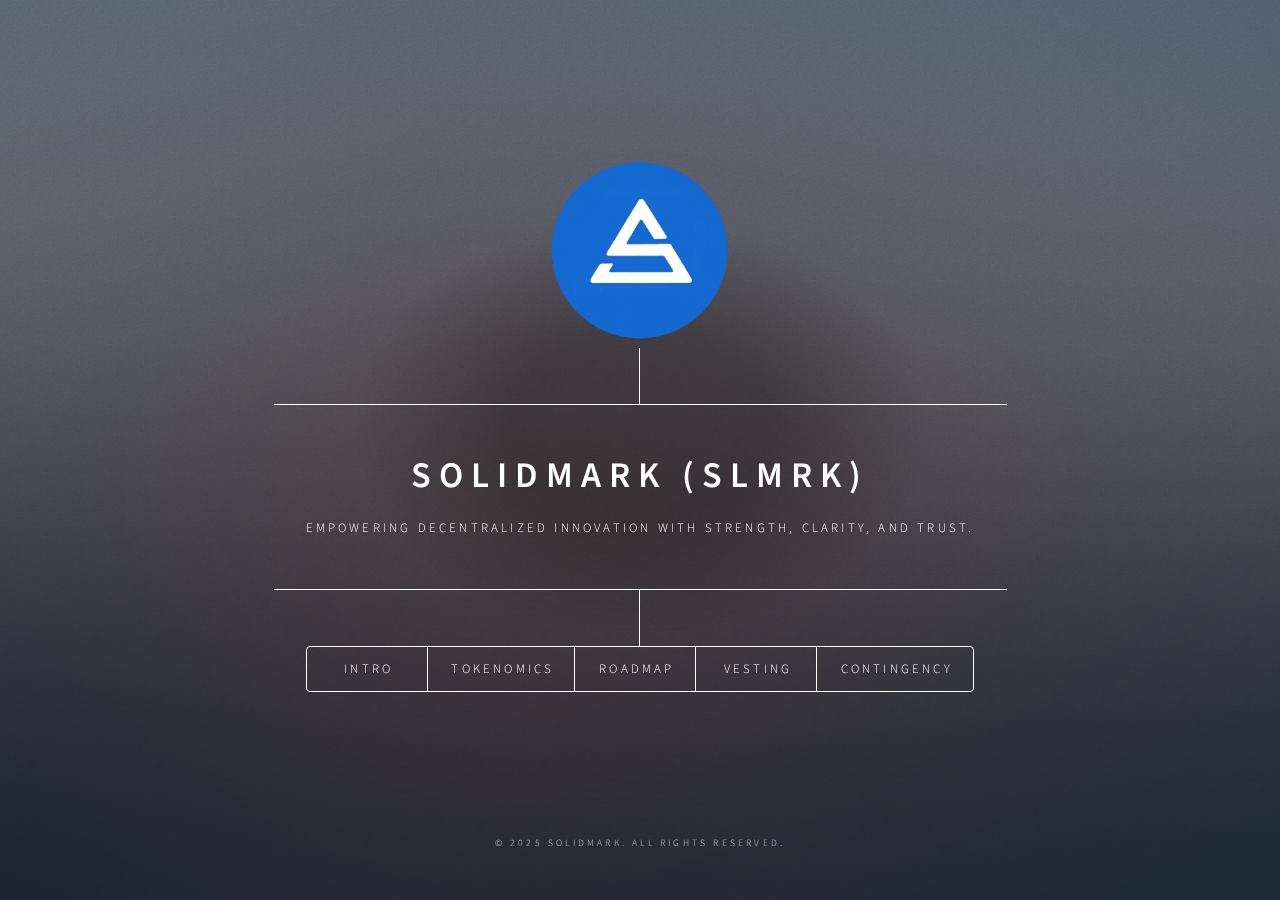
<file: index.html>
<!DOCTYPE HTML>
<!--
	Dimension by HTML5 UP
	html5up.net | @ajlkn
	Free for personal and commercial use under the CCA 3.0 license (html5up.net/license)
-->
<html>
	<head>
		<title>Dimension by HTML5 UP</title>
		<meta charset="utf-8" />
		<meta name="viewport" content="width=device-width, initial-scale=1, user-scalable=no" />
		<link rel="stylesheet" href="assets/css/main.css" />
		<noscript><link rel="stylesheet" href="assets/css/noscript.css" /></noscript>
	</head>
	<body class="is-preload">

		<!-- Wrapper -->
			<div id="wrapper">

				<!-- Header -->
					<header id="header">
						<!-- <div class="logo"> -->
							<span><img src="images/slmrk_logo.png" width="180" height="180" alt="" /></span>
						<!-- </div> -->
						<div class="content">
							<div class="inner">
								<h1>SolidMark (SLMRK)</h1>
								<p>Empowering decentralized innovation with strength, clarity, and trust.</p>
							</div>
						</div>
						<nav>
							<ul>
								<li><a href="#intro">Intro</a></li>
								<li><a href="#work">Tokenomics</a></li>
								<li><a href="#about">Roadmap</a></li>
								<li><a href="#vesting">Vesting</a></li>
								<li><a href="#contingency">Contingency</a></li>
								<!--<li><a href="#elements">Elements</a></li>-->
							</ul>
						</nav>
					</header>

				<!-- Main -->
					<div id="main">

						<!-- Intro -->
							<article id="intro">
								<h2 class="major">Intro</h2>
								<p>SolidMark (SLMRK) is a next-generation digital asset designed for resilience, clarity, and long-term value. Rooted in a vision of strength and transparency, SolidMark offers a modern identity for decentralized ecosystems, combining a bold brand presence with practical utility. In an industry that evolves rapidly, SLMRK is built to stand firm and offer real-world applications backed by deliberate and sustainable growth strategies.</p>
								
								<h3>Vision</h3>
								<p>To become a leading digital asset recognized for its robust foundation, trust-centric architecture, and utility in building decentralized systems of the future.</p>
						
								<h3>Mission</h3>
								<p>
									<ul>
									<li>Deliver a reliable, utility-driven token that supports meaningful applications.</li>
									<li>Provide a tokenomics structure that ensures sustainability and aligns all stakeholder interests.</li>
									<li>Uphold principles of transparency, fairness, and innovation.</li>
									</ul>
								</p>
							
							</article>

						<!-- Work -->
							<article id="work">
								<h2 class="major">Token Overview</h2>
								<p>
									<table>
										<tr><th>Token Name</th><td>SolidMark</td></tr>
										<tr><th>Symbol</th><td>SLMRK</td></tr>
										<tr><th>Blockchain</th><td>Solana (SPL Token 2022)</td></tr>
										<tr><th>Total Supply</th><td>100 Million</td></tr>
										<tr><th>Decimals</th><td>6</td></tr>
										<tr><th>Utility</th><td>Governance, staking, ecosystem payments, development incentives.</td></tr>
									  </table>
								</p>

								<h3>Token Allocation</h3>
								
								<p>
									<table>
										<tr><th>Bonding Curve Sale</th><td>54% <br>Allocated to the bonding curve mechanism and currently available for public participation via Raydium.</td></tr>
										<tr><th>Team & Development (Vested)</th><td>26% <br>Reserved for the core team and development contributors. This allocation is subject to a vesting schedule with a cliff, as detailed in Section 5.</td></tr>
										<tr><th>Liquidity Migration (Post-Graduation)</th><td>20% <br>Reserved for migration to a decentralized AMM liquidity pool (e.g., Raydium) after the bonding curve phase concludes or the token enters its next lifecycle stage ("graduation").</td></tr>
									  </table>
								</p>
							</article>

						<!-- About -->
							<article id="about">
								<h2 class="major">Roadmap</h2>
								<p>
									<table>
										<tr><th>Phase 1 <br>Initial Launch</th>
											<td>
												- Deployment of the SPL token on Solana</br>
												- Launch of bonding curve sale on Raydium</br>
												- Website, whitepaper, and documentation release</br>
												- Community channels activated (X, discord etc)</br>
												- Security audits and token metadata verification
											</td>
										</tr>
										<tr><th>Phase 2 </br>Ecosystem Formation</th>
											<td>
												- Begin ecosystem partner outreach and integrations</br>
												- Initial use case rollouts (e.g., staking, governance testing)</br>
												- Developer resources and SDK released to the public</br>
												- On-chain metrics dashboard launch
											</td>
										</tr>
										<tr><th>Phase 3 <br>Community Growth</th>
											<td>
												- Grant and incentive programs for contributors<br>
												- Liquidity migration to AMM pool (Raydium or others)</br>
												- Educational and community events</br>
												- DAO structure formalization and governance beta
											</td>
										</tr>
										<tr><th>Phase 4 <br>Expansion & Refinement</th>
											<td>
												- Expand integrations with Solana-native dApps and DeFi platforms<br>
												- Gradual decentralization of project operations</br>
												- Additional product features based on community input</br>
												- Community-led proposals and governance-driven treasury use
											</td>
										</tr>
									</table>
								</p>
							</article>

							<article id="vesting">
								<h2 class="major">Vesting Schedule</h2>
								<p>
									<ul>
										<li>Cliff Period: 1 year (no tokens released during the first year)</li>
										<li>Vesting: Begins after 1-year cliff</li>
										<li>Release Rate: 10% of the total team allocation every 6 months</li>
										<li>Total Vesting Duration: 6 years (including the 1-year cliff) after graduation to AMM pool</li>
									</ul>
								</p>
							</article>

							<article id="contingency">
								<h2 class="major">Contingency Plan</h2>
								<p>
									While our roadmap is designed to ensure sustainable growth, we understand the importance of planning for various outcomes. In the event that SolidMark (SLMRK) does not meet its token distribution or adoption targets, the following contingency measures will be considered:

									<ul>
									<li>Liquidity Management: Reallocate a portion of the treasury or ecosystem funds to maintain exchange liquidity and project stability.</li>
									<li>Burn Mechanism: Introduce a scheduled or performance-based token burn to reduce supply and enhance long-term value for holders.</li>
									<li>Extended Vesting Adjustments: Reassess team and advisor vesting terms to align with current performance and extend runway.</li>
									<li>Ecosystem Stimulus: Launch grants, developer bounties, or staking rewards to incentivize community participation and project utility.</li>
									<li>Partnership Pivot: Actively seek new strategic partnerships or merge resources with aligned projects to strengthen impact and outreach.</li>
									<li>Governance-Driven Decisions: Engage the SLMRK community through DAO mechanisms to vote on critical pivots and future directions.</li>
									<li>These strategies aim to uphold the token's integrity, maintain user trust, and navigate the project through unforeseen challenges while remaining true to our mission.</li>
									</ul>
								</p>
							</article>



						<!-- Page Template 
						<article id="about">
							<h2 class="major">About</h2>
							<span class="image main"><img src="images/pic03.jpg" alt="" /></span>
							<p>Lorem ipsum dolor sit amet, consectetur et adipiscing elit. Praesent eleifend dignissim arcu, at eleifend sapien imperdiet ac. Aliquam erat volutpat. Praesent urna nisi, fringila lorem et vehicula lacinia quam. Integer sollicitudin mauris nec lorem luctus ultrices. Aliquam libero et malesuada fames ac ante ipsum primis in faucibus. Cras viverra ligula sit amet ex mollis mattis lorem ipsum dolor sit amet.</p>
						</article>
						-->

						<!-- Contact -->
							<article id="contact">
								<h2 class="major">Contact</h2>
								<form method="post" action="#">
									<div class="fields">
										<div class="field half">
											<label for="name">Name</label>
											<input type="text" name="name" id="name" />
										</div>
										<div class="field half">
											<label for="email">Email</label>
											<input type="text" name="email" id="email" />
										</div>
										<div class="field">
											<label for="message">Message</label>
											<textarea name="message" id="message" rows="4"></textarea>
										</div>
									</div>
									<ul class="actions">
										<li><input type="submit" value="Send Message" class="primary" /></li>
										<li><input type="reset" value="Reset" /></li>
									</ul>
								</form>
								<ul class="icons">
									<li><a href="#" class="icon brands fa-twitter"><span class="label">Twitter</span></a></li>
									<li><a href="#" class="icon brands fa-facebook-f"><span class="label">Facebook</span></a></li>
									<li><a href="#" class="icon brands fa-instagram"><span class="label">Instagram</span></a></li>
									<li><a href="#" class="icon brands fa-github"><span class="label">GitHub</span></a></li>
								</ul>
							</article>

						<!-- Elements -->
							<article id="elements">
								<h2 class="major">Elements</h2>

								<section>
									<h3 class="major">Text</h3>
									<p>This is <b>bold</b> and this is <strong>strong</strong>. This is <i>italic</i> and this is <em>emphasized</em>.
									This is <sup>superscript</sup> text and this is <sub>subscript</sub> text.
									This is <u>underlined</u> and this is code: <code>for (;;) { ... }</code>. Finally, <a href="#">this is a link</a>.</p>
									<hr />
									<h2>Heading Level 2</h2>
									<h3>Heading Level 3</h3>
									<h4>Heading Level 4</h4>
									<h5>Heading Level 5</h5>
									<h6>Heading Level 6</h6>
									<hr />
									<h4>Blockquote</h4>
									<blockquote>Fringilla nisl. Donec accumsan interdum nisi, quis tincidunt felis sagittis eget tempus euismod. Vestibulum ante ipsum primis in faucibus vestibulum. Blandit adipiscing eu felis iaculis volutpat ac adipiscing accumsan faucibus. Vestibulum ante ipsum primis in faucibus lorem ipsum dolor sit amet nullam adipiscing eu felis.</blockquote>
									<h4>Preformatted</h4>
									<pre><code>i = 0;

while (!deck.isInOrder()) {
    print 'Iteration ' + i;
    deck.shuffle();
    i++;
}

print 'It took ' + i + ' iterations to sort the deck.';</code></pre>
								</section>

								<section>
									<h3 class="major">Lists</h3>

									<h4>Unordered</h4>
									<ul>
										<li>Dolor pulvinar etiam.</li>
										<li>Sagittis adipiscing.</li>
										<li>Felis enim feugiat.</li>
									</ul>

									<h4>Alternate</h4>
									<ul class="alt">
										<li>Dolor pulvinar etiam.</li>
										<li>Sagittis adipiscing.</li>
										<li>Felis enim feugiat.</li>
									</ul>

									<h4>Ordered</h4>
									<ol>
										<li>Dolor pulvinar etiam.</li>
										<li>Etiam vel felis viverra.</li>
										<li>Felis enim feugiat.</li>
										<li>Dolor pulvinar etiam.</li>
										<li>Etiam vel felis lorem.</li>
										<li>Felis enim et feugiat.</li>
									</ol>
									<h4>Icons</h4>
									<ul class="icons">
										<li><a href="#" class="icon brands fa-twitter"><span class="label">Twitter</span></a></li>
										<li><a href="#" class="icon brands fa-facebook-f"><span class="label">Facebook</span></a></li>
										<li><a href="#" class="icon brands fa-instagram"><span class="label">Instagram</span></a></li>
										<li><a href="#" class="icon brands fa-github"><span class="label">Github</span></a></li>
									</ul>

									<h4>Actions</h4>
									<ul class="actions">
										<li><a href="#" class="button primary">Default</a></li>
										<li><a href="#" class="button">Default</a></li>
									</ul>
									<ul class="actions stacked">
										<li><a href="#" class="button primary">Default</a></li>
										<li><a href="#" class="button">Default</a></li>
									</ul>
								</section>

								<section>
									<h3 class="major">Table</h3>
									<h4>Default</h4>
									<div class="table-wrapper">
										<table>
											<thead>
												<tr>
													<th>Name</th>
													<th>Description</th>
													<th>Price</th>
												</tr>
											</thead>
											<tbody>
												<tr>
													<td>Item One</td>
													<td>Ante turpis integer aliquet porttitor.</td>
													<td>29.99</td>
												</tr>
												<tr>
													<td>Item Two</td>
													<td>Vis ac commodo adipiscing arcu aliquet.</td>
													<td>19.99</td>
												</tr>
												<tr>
													<td>Item Three</td>
													<td> Morbi faucibus arcu accumsan lorem.</td>
													<td>29.99</td>
												</tr>
												<tr>
													<td>Item Four</td>
													<td>Vitae integer tempus condimentum.</td>
													<td>19.99</td>
												</tr>
												<tr>
													<td>Item Five</td>
													<td>Ante turpis integer aliquet porttitor.</td>
													<td>29.99</td>
												</tr>
											</tbody>
											<tfoot>
												<tr>
													<td colspan="2"></td>
													<td>100.00</td>
												</tr>
											</tfoot>
										</table>
									</div>

									<h4>Alternate</h4>
									<div class="table-wrapper">
										<table class="alt">
											<thead>
												<tr>
													<th>Name</th>
													<th>Description</th>
													<th>Price</th>
												</tr>
											</thead>
											<tbody>
												<tr>
													<td>Item One</td>
													<td>Ante turpis integer aliquet porttitor.</td>
													<td>29.99</td>
												</tr>
												<tr>
													<td>Item Two</td>
													<td>Vis ac commodo adipiscing arcu aliquet.</td>
													<td>19.99</td>
												</tr>
												<tr>
													<td>Item Three</td>
													<td> Morbi faucibus arcu accumsan lorem.</td>
													<td>29.99</td>
												</tr>
												<tr>
													<td>Item Four</td>
													<td>Vitae integer tempus condimentum.</td>
													<td>19.99</td>
												</tr>
												<tr>
													<td>Item Five</td>
													<td>Ante turpis integer aliquet porttitor.</td>
													<td>29.99</td>
												</tr>
											</tbody>
											<tfoot>
												<tr>
													<td colspan="2"></td>
													<td>100.00</td>
												</tr>
											</tfoot>
										</table>
									</div>
								</section>

								<section>
									<h3 class="major">Buttons</h3>
									<ul class="actions">
										<li><a href="#" class="button primary">Primary</a></li>
										<li><a href="#" class="button">Default</a></li>
									</ul>
									<ul class="actions">
										<li><a href="#" class="button">Default</a></li>
										<li><a href="#" class="button small">Small</a></li>
									</ul>
									<ul class="actions">
										<li><a href="#" class="button primary icon solid fa-download">Icon</a></li>
										<li><a href="#" class="button icon solid fa-download">Icon</a></li>
									</ul>
									<ul class="actions">
										<li><span class="button primary disabled">Disabled</span></li>
										<li><span class="button disabled">Disabled</span></li>
									</ul>
								</section>

								<section>
									<h3 class="major">Form</h3>
									<form method="post" action="#">
										<div class="fields">
											<div class="field half">
												<label for="demo-name">Name</label>
												<input type="text" name="demo-name" id="demo-name" value="" placeholder="Jane Doe" />
											</div>
											<div class="field half">
												<label for="demo-email">Email</label>
												<input type="email" name="demo-email" id="demo-email" value="" placeholder="jane@untitled.tld" />
											</div>
											<div class="field">
												<label for="demo-category">Category</label>
												<select name="demo-category" id="demo-category">
													<option value="">-</option>
													<option value="1">Manufacturing</option>
													<option value="1">Shipping</option>
													<option value="1">Administration</option>
													<option value="1">Human Resources</option>
												</select>
											</div>
											<div class="field half">
												<input type="radio" id="demo-priority-low" name="demo-priority" checked>
												<label for="demo-priority-low">Low</label>
											</div>
											<div class="field half">
												<input type="radio" id="demo-priority-high" name="demo-priority">
												<label for="demo-priority-high">High</label>
											</div>
											<div class="field half">
												<input type="checkbox" id="demo-copy" name="demo-copy">
												<label for="demo-copy">Email me a copy</label>
											</div>
											<div class="field half">
												<input type="checkbox" id="demo-human" name="demo-human" checked>
												<label for="demo-human">Not a robot</label>
											</div>
											<div class="field">
												<label for="demo-message">Message</label>
												<textarea name="demo-message" id="demo-message" placeholder="Enter your message" rows="6"></textarea>
											</div>
										</div>
										<ul class="actions">
											<li><input type="submit" value="Send Message" class="primary" /></li>
											<li><input type="reset" value="Reset" /></li>
										</ul>
									</form>
								</section>

							</article>

					</div>

				<!-- Footer -->
					<footer id="footer">
						<p class="copyright">&copy; 2025 SolidMark. All rights reserved.</p>
					</footer>
					
			</div>

		<!-- BG -->
			<div id="bg"></div>

		<!-- Scripts -->
			<script src="assets/js/jquery.min.js"></script>
			<script src="assets/js/browser.min.js"></script>
			<script src="assets/js/breakpoints.min.js"></script>
			<script src="assets/js/util.js"></script>
			<script src="assets/js/main.js"></script>

	</body>
</html>
</file>
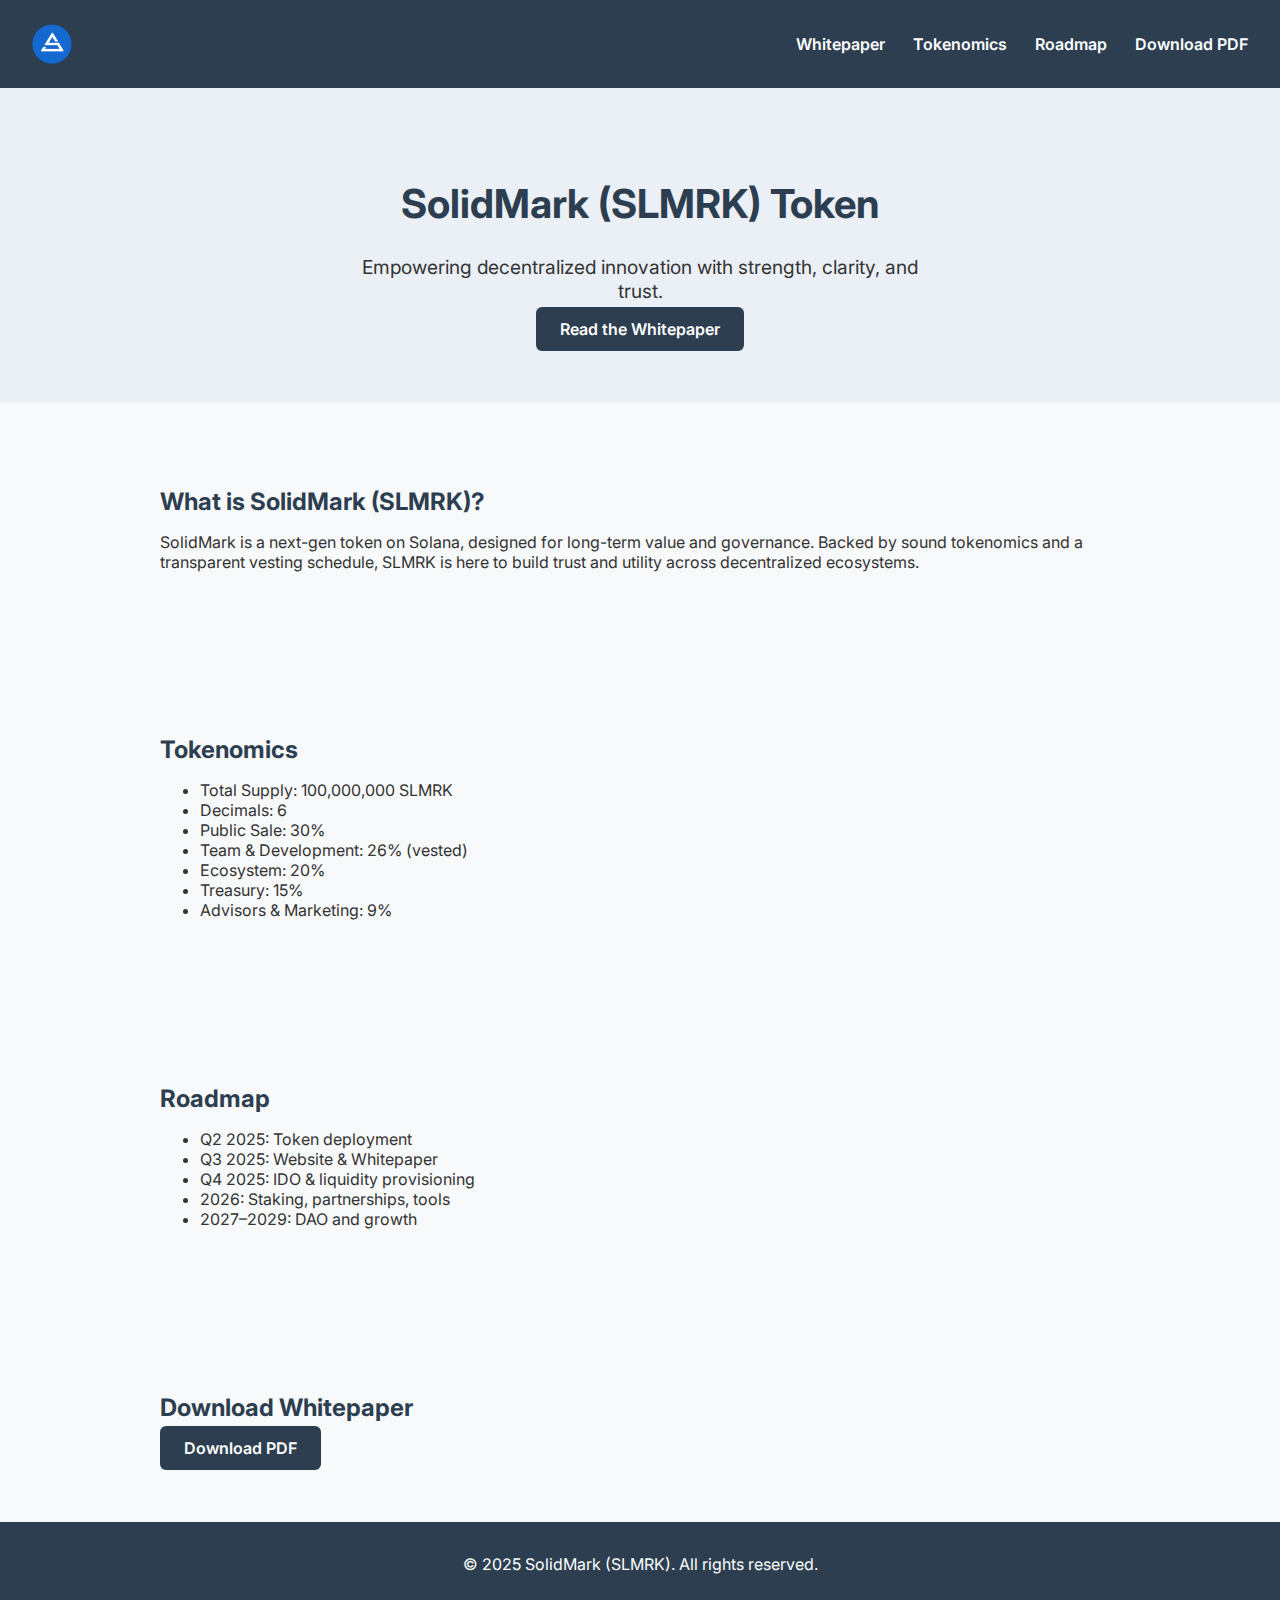
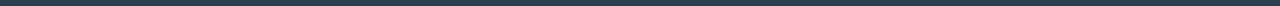
<file: old_index.html>
<!DOCTYPE html>
<html lang="en">
<head>
  <meta charset="UTF-8">
  <meta name="viewport" content="width=device-width, initial-scale=1.0">
  <title>SolidMark (SLMRK) Token</title>
  <link href="https://fonts.googleapis.com/css2?family=Inter:wght@400;600;800&display=swap" rel="stylesheet">
  <style>
    body {
      font-family: 'Inter', sans-serif;
      margin: 0;
      padding: 0;
      background: #f8f9fa;
      color: #333;
    }
    header {
      background: #2c3e50;
      color: #fff;
      padding: 1.5rem 2rem;
      display: flex;
      justify-content: space-between;
      align-items: center;
    }
    header img {
      height: 40px;
    }
    nav a {
      color: #fff;
      margin-left: 1.5rem;
      text-decoration: none;
      font-weight: 600;
    }
    .hero {
      padding: 4rem 2rem;
      text-align: center;
      background: #eaf0f6;
    }
    .hero h1 {
      font-size: 2.5rem;
      color: #2c3e50;
    }
    .hero p {
      font-size: 1.2rem;
      max-width: 600px;
      margin: 1rem auto;
    }
    .btn-primary {
      padding: 0.75rem 1.5rem;
      background: #2c3e50;
      color: #fff;
      border: none;
      border-radius: 6px;
      font-weight: 600;
      text-decoration: none;
    }
    .section {
      padding: 4rem 2rem;
      max-width: 960px;
      margin: auto;
    }
    .section h2 {
      color: #2c3e50;
      margin-bottom: 1rem;
    }
    footer {
      text-align: center;
      padding: 2rem;
      background: #2c3e50;
      color: #fff;
    }
  </style>
</head>
<body>
  <header>
    <img src="slmrk_logo.png" alt="SolidMark Logo">
    <nav>
      <a href="#whitepaper">Whitepaper</a>
      <a href="#tokenomics">Tokenomics</a>
      <a href="#roadmap">Roadmap</a>
      <a href="#download">Download PDF</a>
    </nav>
  </header>

  <section class="hero">
    <h1>SolidMark (SLMRK) Token</h1>
    <p>Empowering decentralized innovation with strength, clarity, and trust.</p>
    <a href="#download" class="btn-primary">Read the Whitepaper</a>
  </section>

  <section class="section" id="whitepaper">
    <h2>What is SolidMark (SLMRK)?</h2>
    <p>SolidMark is a next-gen token on Solana, designed for long-term value and governance. Backed by sound tokenomics and a transparent vesting schedule, SLMRK is here to build trust and utility across decentralized ecosystems.</p>
  </section>

  <section class="section" id="tokenomics">
    <h2>Tokenomics</h2>
    <ul>
      <li>Total Supply: 100,000,000 SLMRK</li>
      <li>Decimals: 6</li>
      <li>Public Sale: 30%</li>
      <li>Team & Development: 26% (vested)</li>
      <li>Ecosystem: 20%</li>
      <li>Treasury: 15%</li>
      <li>Advisors & Marketing: 9%</li>
    </ul>
  </section>

  <section class="section" id="roadmap">
    <h2>Roadmap</h2>
    <ul>
      <li>Q2 2025: Token deployment</li>
      <li>Q3 2025: Website & Whitepaper</li>
      <li>Q4 2025: IDO & liquidity provisioning</li>
      <li>2026: Staking, partnerships, tools</li>
      <li>2027–2029: DAO and growth</li>
    </ul>
  </section>

  <section class="section" id="download">
    <h2>Download Whitepaper</h2>
    <a href="/pdfs/solidmark_whitepaper_v1.pdf" download class="btn-primary">Download PDF</a>
  </section>

  <footer>
    &copy; 2025 SolidMark (SLMRK). All rights reserved.
  </footer>
</body>
</html>
</file>
<file: assets/css/noscript.css>
/*
	Dimension by HTML5 UP
	html5up.net | @ajlkn
	Free for personal and commercial use under the CCA 3.0 license (html5up.net/license)
*/

/* BG */

	body.is-preload #bg:before {
		background-color: transparent;
	}

/* Header */

	body.is-preload #header {
		-moz-filter: none;
		-webkit-filter: none;
		-ms-filter: none;
		filter: none;
	}

		body.is-preload #header > * {
			opacity: 1;
		}

		body.is-preload #header .content .inner {
			max-height: none;
			padding: 3rem 2rem;
			opacity: 1;
		}

/* Main */

	#main article {
		opacity: 1;
		margin: 4rem 0 0 0;
	}
</file>
<file: assets/css/main.css>
@import url(fontawesome-all.min.css);
@import url("https://fonts.googleapis.com/css?family=Source+Sans+Pro:300italic,600italic,300,600");

/*
	Dimension by HTML5 UP
	html5up.net | @ajlkn
	Free for personal and commercial use under the CCA 3.0 license (html5up.net/license)
*/

html, body, div, span, applet, object,
iframe, h1, h2, h3, h4, h5, h6, p, blockquote,
pre, a, abbr, acronym, address, big, cite,
code, del, dfn, em, img, ins, kbd, q, s, samp,
small, strike, strong, sub, sup, tt, var, b,
u, i, center, dl, dt, dd, ol, ul, li, fieldset,
form, label, legend, table, caption, tbody,
tfoot, thead, tr, th, td, article, aside,
canvas, details, embed, figure, figcaption,
footer, header, hgroup, menu, nav, output, ruby,
section, summary, time, mark, audio, video {
	margin: 0;
	padding: 0;
	border: 0;
	font-size: 100%;
	font: inherit;
	vertical-align: baseline;}

article, aside, details, figcaption, figure,
footer, header, hgroup, menu, nav, section {
	display: block;}

body {
	line-height: 1;
}

ol, ul {
	list-style: none;
}

blockquote, q {
	quotes: none;
}

	blockquote:before, blockquote:after, q:before, q:after {
		content: '';
		content: none;
	}

table {
	border-collapse: collapse;
	border-spacing: 0;
}

body {
	-webkit-text-size-adjust: none;
}

mark {
	background-color: transparent;
	color: inherit;
}

input::-moz-focus-inner {
	border: 0;
	padding: 0;
}

input, select, textarea {
	-moz-appearance: none;
	-webkit-appearance: none;
	-ms-appearance: none;
	appearance: none;
}

/* Basic */

	@-ms-viewport {
		width: device-width;
	}

	@media screen and (max-width: 480px) {

		html, body {
			min-width: 320px;
		}

	}

	html {
		box-sizing: border-box;
	}

	*, *:before, *:after {
		box-sizing: inherit;
	}

	body {
		background: #1b1f22;
	}

		body.is-preload *, body.is-preload *:before, body.is-preload *:after {
			-moz-animation: none !important;
			-webkit-animation: none !important;
			-ms-animation: none !important;
			animation: none !important;
			-moz-transition: none !important;
			-webkit-transition: none !important;
			-ms-transition: none !important;
			transition: none !important;
		}

/* Type */

	html {
		font-size: 16pt;
	}

		@media screen and (max-width: 1680px) {

			html {
				font-size: 12pt;
			}

		}

		@media screen and (max-width: 736px) {

			html {
				font-size: 11pt;
			}

		}

		@media screen and (max-width: 360px) {

			html {
				font-size: 10pt;
			}

		}

	body, input, select, textarea {
		color: #ffffff;
		font-family: "Source Sans Pro", sans-serif;
		font-weight: 300;
		font-size: 1rem;
		line-height: 1.65;
	}

	a {
		-moz-transition: color 0.2s ease-in-out, background-color 0.2s ease-in-out, border-bottom-color 0.2s ease-in-out;
		-webkit-transition: color 0.2s ease-in-out, background-color 0.2s ease-in-out, border-bottom-color 0.2s ease-in-out;
		-ms-transition: color 0.2s ease-in-out, background-color 0.2s ease-in-out, border-bottom-color 0.2s ease-in-out;
		transition: color 0.2s ease-in-out, background-color 0.2s ease-in-out, border-bottom-color 0.2s ease-in-out;
		border-bottom: dotted 1px rgba(255, 255, 255, 0.5);
		text-decoration: none;
		color: inherit;
	}

		a:hover {
			border-bottom-color: transparent;
		}

	strong, b {
		color: #ffffff;
		font-weight: 600;
	}

	em, i {
		font-style: italic;
	}

	p {
		margin: 0 0 2rem 0;
	}

	h1, h2, h3, h4, h5, h6 {
		color: #ffffff;
		font-weight: 600;
		line-height: 1.5;
		margin: 0 0 1rem 0;
		text-transform: uppercase;
		letter-spacing: 0.2rem;
	}

		h1 a, h2 a, h3 a, h4 a, h5 a, h6 a {
			color: inherit;
			text-decoration: none;
		}

		h1.major, h2.major, h3.major, h4.major, h5.major, h6.major {
			border-bottom: solid 1px #ffffff;
			width: -moz-max-content;
			width: -webkit-max-content;
			width: -ms-max-content;
			width: max-content;
			padding-bottom: 0.5rem;
			margin: 0 0 2rem 0;
		}

	h1 {
		font-size: 2.25rem;
		line-height: 1.3;
		letter-spacing: 0.5rem;
	}

	h2 {
		font-size: 1.5rem;
		line-height: 1.4;
		letter-spacing: 0.5rem;
	}

	h3 {
		font-size: 1rem;
	}

	h4 {
		font-size: 0.8rem;
	}

	h5 {
		font-size: 0.7rem;
	}

	h6 {
		font-size: 0.6rem;
	}

	@media screen and (max-width: 736px) {

		h1 {
			font-size: 1.75rem;
			line-height: 1.4;
		}

		h2 {
			font-size: 1.25em;
			line-height: 1.5;
		}

	}

	sub {
		font-size: 0.8rem;
		position: relative;
		top: 0.5rem;
	}

	sup {
		font-size: 0.8rem;
		position: relative;
		top: -0.5rem;
	}

	blockquote {
		border-left: solid 4px #ffffff;
		font-style: italic;
		margin: 0 0 2rem 0;
		padding: 0.5rem 0 0.5rem 2rem;
	}

	code {
		background: rgba(255, 255, 255, 0.075);
		border-radius: 4px;
		font-family: "Courier New", monospace;
		font-size: 0.9rem;
		margin: 0 0.25rem;
		padding: 0.25rem 0.65rem;
	}

	pre {
		-webkit-overflow-scrolling: touch;
		font-family: "Courier New", monospace;
		font-size: 0.9rem;
		margin: 0 0 2rem 0;
	}

		pre code {
			display: block;
			line-height: 1.75;
			padding: 1rem 1.5rem;
			overflow-x: auto;
		}

	hr {
		border: 0;
		border-bottom: solid 1px #ffffff;
		margin: 2.75rem 0;
	}

	.align-left {
		text-align: left;
	}

	.align-center {
		text-align: center;
	}

	.align-right {
		text-align: right;
	}

/* Form */

	form {
		margin: 0 0 2rem 0;
	}

		form > :last-child {
			margin-bottom: 0;
		}

		form > .fields {
			display: -moz-flex;
			display: -webkit-flex;
			display: -ms-flex;
			display: flex;
			-moz-flex-wrap: wrap;
			-webkit-flex-wrap: wrap;
			-ms-flex-wrap: wrap;
			flex-wrap: wrap;
			width: calc(100% + 3rem);
			margin: -1.5rem 0 2rem -1.5rem;
		}

			form > .fields > .field {
				-moz-flex-grow: 0;
				-webkit-flex-grow: 0;
				-ms-flex-grow: 0;
				flex-grow: 0;
				-moz-flex-shrink: 0;
				-webkit-flex-shrink: 0;
				-ms-flex-shrink: 0;
				flex-shrink: 0;
				padding: 1.5rem 0 0 1.5rem;
				width: calc(100% - 1.5rem);
			}

				form > .fields > .field.half {
					width: calc(50% - 0.75rem);
				}

				form > .fields > .field.third {
					width: calc(100%/3 - 0.5rem);
				}

				form > .fields > .field.quarter {
					width: calc(25% - 0.375rem);
				}

		@media screen and (max-width: 480px) {

			form > .fields {
				width: calc(100% + 3rem);
				margin: -1.5rem 0 2rem -1.5rem;
			}

				form > .fields > .field {
					padding: 1.5rem 0 0 1.5rem;
					width: calc(100% - 1.5rem);
				}

					form > .fields > .field.half {
						width: calc(100% - 1.5rem);
					}

					form > .fields > .field.third {
						width: calc(100% - 1.5rem);
					}

					form > .fields > .field.quarter {
						width: calc(100% - 1.5rem);
					}

		}

	label {
		color: #ffffff;
		display: block;
		font-size: 0.8rem;
		font-weight: 300;
		letter-spacing: 0.2rem;
		line-height: 1.5;
		margin: 0 0 1rem 0;
		text-transform: uppercase;
	}

	input[type="text"],
	input[type="password"],
	input[type="email"],
	input[type="tel"],
	select,
	textarea {
		-moz-appearance: none;
		-webkit-appearance: none;
		-ms-appearance: none;
		appearance: none;
		-moz-transition: border-color 0.2s ease-in-out, box-shadow 0.2s ease-in-out, background-color 0.2s ease-in-out;
		-webkit-transition: border-color 0.2s ease-in-out, box-shadow 0.2s ease-in-out, background-color 0.2s ease-in-out;
		-ms-transition: border-color 0.2s ease-in-out, box-shadow 0.2s ease-in-out, background-color 0.2s ease-in-out;
		transition: border-color 0.2s ease-in-out, box-shadow 0.2s ease-in-out, background-color 0.2s ease-in-out;
		background-color: transparent;
		border-radius: 4px;
		border: solid 1px #ffffff;
		color: inherit;
		display: block;
		outline: 0;
		padding: 0 1rem;
		text-decoration: none;
		width: 100%;
	}

		input[type="text"]:invalid,
		input[type="password"]:invalid,
		input[type="email"]:invalid,
		input[type="tel"]:invalid,
		select:invalid,
		textarea:invalid {
			box-shadow: none;
		}

		input[type="text"]:focus,
		input[type="password"]:focus,
		input[type="email"]:focus,
		input[type="tel"]:focus,
		select:focus,
		textarea:focus {
			background: rgba(255, 255, 255, 0.075);
			border-color: #ffffff;
			box-shadow: 0 0 0 1px #ffffff;
		}

	select {
		background-image: url("data:image/svg+xml;charset=utf8,%3Csvg xmlns='http://www.w3.org/2000/svg' width='40' height='40' preserveAspectRatio='none' viewBox='0 0 40 40'%3E%3Cpath d='M9.4,12.3l10.4,10.4l10.4-10.4c0.2-0.2,0.5-0.4,0.9-0.4c0.3,0,0.6,0.1,0.9,0.4l3.3,3.3c0.2,0.2,0.4,0.5,0.4,0.9 c0,0.4-0.1,0.6-0.4,0.9L20.7,31.9c-0.2,0.2-0.5,0.4-0.9,0.4c-0.3,0-0.6-0.1-0.9-0.4L4.3,17.3c-0.2-0.2-0.4-0.5-0.4-0.9 c0-0.4,0.1-0.6,0.4-0.9l3.3-3.3c0.2-0.2,0.5-0.4,0.9-0.4S9.1,12.1,9.4,12.3z' fill='%23ffffff' /%3E%3C/svg%3E");
		background-size: 1.25rem;
		background-repeat: no-repeat;
		background-position: calc(100% - 1rem) center;
		height: 2.75rem;
		padding-right: 2.75rem;
		text-overflow: ellipsis;
	}

		select option {
			color: #ffffff;
			background: #1b1f22;
		}

		select:focus::-ms-value {
			background-color: transparent;
		}

		select::-ms-expand {
			display: none;
		}

	input[type="text"],
	input[type="password"],
	input[type="email"],
	select {
		height: 2.75rem;
	}

	textarea {
		padding: 0.75rem 1rem;
	}

	input[type="checkbox"],
	input[type="radio"] {
		-moz-appearance: none;
		-webkit-appearance: none;
		-ms-appearance: none;
		appearance: none;
		display: block;
		float: left;
		margin-right: -2rem;
		opacity: 0;
		width: 1rem;
		z-index: -1;
	}

		input[type="checkbox"] + label,
		input[type="radio"] + label {
			text-decoration: none;
			-moz-user-select: none;
			-webkit-user-select: none;
			-ms-user-select: none;
			user-select: none;
			color: #ffffff;
			cursor: pointer;
			display: inline-block;
			font-size: 0.8rem;
			font-weight: 300;
			margin: 0 0 0.5rem 0;
			padding-left: 2.65rem;
			padding-right: 0.75rem;
			position: relative;
		}

			input[type="checkbox"] + label:before,
			input[type="radio"] + label:before {
				-moz-osx-font-smoothing: grayscale;
				-webkit-font-smoothing: antialiased;
				display: inline-block;
				font-style: normal;
				font-variant: normal;
				text-rendering: auto;
				line-height: 1;
				text-transform: none !important;
				font-family: 'Font Awesome 5 Free';
				font-weight: 900;
			}

			input[type="checkbox"] + label:before,
			input[type="radio"] + label:before {
				-moz-transition: border-color 0.2s ease-in-out, box-shadow 0.2s ease-in-out, background-color 0.2s ease-in-out;
				-webkit-transition: border-color 0.2s ease-in-out, box-shadow 0.2s ease-in-out, background-color 0.2s ease-in-out;
				-ms-transition: border-color 0.2s ease-in-out, box-shadow 0.2s ease-in-out, background-color 0.2s ease-in-out;
				transition: border-color 0.2s ease-in-out, box-shadow 0.2s ease-in-out, background-color 0.2s ease-in-out;
				border-radius: 4px;
				border: solid 1px #ffffff;
				content: '';
				display: inline-block;
				height: 1.65rem;
				left: 0;
				line-height: 1.65rem;
				position: absolute;
				text-align: center;
				top: -0.15rem;
				width: 1.65rem;
			}

		input[type="checkbox"]:checked + label:before,
		input[type="radio"]:checked + label:before {
			background: #ffffff !important;
			border-color: #ffffff !important;
			color: #1b1f22;
			content: '\f00c';
		}

		input[type="checkbox"]:focus + label:before,
		input[type="radio"]:focus + label:before {
			background: rgba(255, 255, 255, 0.075);
			border-color: #ffffff;
			box-shadow: 0 0 0 1px #ffffff;
		}

	input[type="checkbox"] + label:before {
		border-radius: 4px;
	}

	input[type="radio"] + label:before {
		border-radius: 100%;
	}

	::-webkit-input-placeholder {
		color: rgba(255, 255, 255, 0.5) !important;
		opacity: 1.0;
	}

	:-moz-placeholder {
		color: rgba(255, 255, 255, 0.5) !important;
		opacity: 1.0;
	}

	::-moz-placeholder {
		color: rgba(255, 255, 255, 0.5) !important;
		opacity: 1.0;
	}

	:-ms-input-placeholder {
		color: rgba(255, 255, 255, 0.5) !important;
		opacity: 1.0;
	}

	.formerize-placeholder {
		color: rgba(255, 255, 255, 0.5) !important;
		opacity: 1.0;
	}

/* Box */

	.box {
		border-radius: 4px;
		border: solid 1px #ffffff;
		margin-bottom: 2rem;
		padding: 1.5em;
	}

		.box > :last-child,
		.box > :last-child > :last-child,
		.box > :last-child > :last-child > :last-child {
			margin-bottom: 0;
		}

		.box.alt {
			border: 0;
			border-radius: 0;
			padding: 0;
		}

/* Icon */

	.icon {
		text-decoration: none;
		border-bottom: none;
		position: relative;
	}

		.icon:before {
			-moz-osx-font-smoothing: grayscale;
			-webkit-font-smoothing: antialiased;
			display: inline-block;
			font-style: normal;
			font-variant: normal;
			text-rendering: auto;
			line-height: 1;
			text-transform: none !important;
			font-family: 'Font Awesome 5 Free';
			font-weight: 400;
		}

		.icon > .label {
			display: none;
		}

		.icon:before {
			line-height: inherit;
		}

		.icon.solid:before {
			font-weight: 900;
		}

		.icon.brands:before {
			font-family: 'Font Awesome 5 Brands';
		}

/* Image */

	.image {
		border-radius: 4px;
		border: 0;
		display: inline-block;
		position: relative;
	}

		.image:before {
			pointer-events: none;
			background-image: url("../../images/overlay.png");
			background-color: rgba(19, 21, 25, 0.5);
			border-radius: 4px;
			content: '';
			display: block;
			height: 100%;
			left: 0;
			opacity: 0.5;
			position: absolute;
			top: 0;
			width: 100%;
		}

		.image img {
			border-radius: 4px;
			display: block;
		}

		.image.left, .image.right {
			max-width: 40%;
		}

			.image.left img, .image.right img {
				width: 100%;
			}

		.image.left {
			float: left;
			padding: 0 1.5em 1em 0;
			top: 0.25em;
		}

		.image.right {
			float: right;
			padding: 0 0 1em 1.5em;
			top: 0.25em;
		}

		.image.fit {
			display: block;
			margin: 0 0 2rem 0;
			width: 100%;
		}

			.image.fit img {
				width: 100%;
			}

		.image.main {
			display: block;
			margin: 2.5rem 0;
			width: 100%;
		}

			.image.main img {
				width: 100%;
			}

		@media screen and (max-width: 736px) {

			.image.main {
				margin: 2rem 0;
			}

		}

		@media screen and (max-width: 480px) {

			.image.main {
				margin: 1.5rem 0;
			}

		}

/* List */

	ol {
		list-style: decimal;
		margin: 0 0 2rem 0;
		padding-left: 1.25em;
	}

		ol li {
			padding-left: 0.25em;
		}

	ul {
		list-style: disc;
		margin: 0 0 2rem 0;
		padding-left: 1em;
	}

		ul li {
			list-style-position: outside;
			padding-left: 0.5em;
		}

		ul.alt {
			list-style: none;
			padding-left: 0;
		}

			ul.alt li {
				border-top: solid 1px #ffffff;
				padding: 0.5em 0;
			}

				ul.alt li:first-child {
					border-top: 0;
					padding-top: 0;
				}

	dl {
		margin: 0 0 2rem 0;
	}

		dl dt {
			display: block;
			font-weight: 600;
			margin: 0 0 1rem 0;
		}

		dl dd {
			margin-left: 2rem;
		}

/* Actions */

	ul.actions {
		display: -moz-flex;
		display: -webkit-flex;
		display: -ms-flex;
		display: flex;
		cursor: default;
		list-style: none;
		margin-left: -1rem;
		padding-left: 0;
	}

		ul.actions li {
			padding: 0 0 0 1rem;
			vertical-align: middle;
		}

		ul.actions.special {
			-moz-justify-content: center;
			-webkit-justify-content: center;
			-ms-justify-content: center;
			justify-content: center;
			width: 100%;
			margin-left: 0;
		}

			ul.actions.special li:first-child {
				padding-left: 0;
			}

		ul.actions.stacked {
			-moz-flex-direction: column;
			-webkit-flex-direction: column;
			-ms-flex-direction: column;
			flex-direction: column;
			margin-left: 0;
		}

			ul.actions.stacked li {
				padding: 1.3rem 0 0 0;
			}

				ul.actions.stacked li:first-child {
					padding-top: 0;
				}

		ul.actions.fit {
			width: calc(100% + 1rem);
		}

			ul.actions.fit li {
				-moz-flex-grow: 1;
				-webkit-flex-grow: 1;
				-ms-flex-grow: 1;
				flex-grow: 1;
				-moz-flex-shrink: 1;
				-webkit-flex-shrink: 1;
				-ms-flex-shrink: 1;
				flex-shrink: 1;
				width: 100%;
			}

				ul.actions.fit li > * {
					width: 100%;
				}

			ul.actions.fit.stacked {
				width: 100%;
			}

		@media screen and (max-width: 480px) {

			ul.actions:not(.fixed) {
				-moz-flex-direction: column;
				-webkit-flex-direction: column;
				-ms-flex-direction: column;
				flex-direction: column;
				margin-left: 0;
				width: 100% !important;
			}

				ul.actions:not(.fixed) li {
					-moz-flex-grow: 1;
					-webkit-flex-grow: 1;
					-ms-flex-grow: 1;
					flex-grow: 1;
					-moz-flex-shrink: 1;
					-webkit-flex-shrink: 1;
					-ms-flex-shrink: 1;
					flex-shrink: 1;
					padding: 1rem 0 0 0;
					text-align: center;
					width: 100%;
				}

					ul.actions:not(.fixed) li > * {
						width: 100%;
					}

					ul.actions:not(.fixed) li:first-child {
						padding-top: 0;
					}

					ul.actions:not(.fixed) li input[type="submit"],
					ul.actions:not(.fixed) li input[type="reset"],
					ul.actions:not(.fixed) li input[type="button"],
					ul.actions:not(.fixed) li button,
					ul.actions:not(.fixed) li .button {
						width: 100%;
					}

						ul.actions:not(.fixed) li input[type="submit"].icon:before,
						ul.actions:not(.fixed) li input[type="reset"].icon:before,
						ul.actions:not(.fixed) li input[type="button"].icon:before,
						ul.actions:not(.fixed) li button.icon:before,
						ul.actions:not(.fixed) li .button.icon:before {
							margin-left: -0.5em;
						}

		}

/* Icons */

	ul.icons {
		cursor: default;
		list-style: none;
		padding-left: 0;
	}

		ul.icons li {
			display: inline-block;
			padding: 0 0.75em 0 0;
		}

			ul.icons li:last-child {
				padding-right: 0;
			}

			ul.icons li a {
				border-radius: 100%;
				box-shadow: inset 0 0 0 1px #ffffff;
				display: inline-block;
				height: 2.25rem;
				line-height: 2.25rem;
				text-align: center;
				width: 2.25rem;
			}

				ul.icons li a:hover {
					background-color: rgba(255, 255, 255, 0.075);
				}

				ul.icons li a:active {
					background-color: rgba(255, 255, 255, 0.175);
				}

/* Table */

	.table-wrapper {
		-webkit-overflow-scrolling: touch;
		overflow-x: auto;
	}

	table {
		margin: 0 0 2rem 0;
		width: 100%;
	}

		table tbody tr {
			border: solid 1px #ffffff;
			border-left: 0;
			border-right: 0;
		}

			table tbody tr:nth-child(2n + 1) {
				background-color: rgba(255, 255, 255, 0.075);
			}

		table td {
			padding: 0.75em 0.75em;
		}

		table th {
			color: #ffffff;
			font-size: 0.9em;
			font-weight: 600;
			padding: 0 0.75em 0.75em 0.75em;
			text-align: left;
		}

		table thead {
			border-bottom: solid 2px #ffffff;
		}

		table tfoot {
			border-top: solid 2px #ffffff;
		}

		table.alt {
			border-collapse: separate;
		}

			table.alt tbody tr td {
				border: solid 1px #ffffff;
				border-left-width: 0;
				border-top-width: 0;
			}

				table.alt tbody tr td:first-child {
					border-left-width: 1px;
				}

			table.alt tbody tr:first-child td {
				border-top-width: 1px;
			}

			table.alt thead {
				border-bottom: 0;
			}

			table.alt tfoot {
				border-top: 0;
			}

/* Button */

	input[type="submit"],
	input[type="reset"],
	input[type="button"],
	button,
	.button {
		-moz-appearance: none;
		-webkit-appearance: none;
		-ms-appearance: none;
		appearance: none;
		-moz-transition: background-color 0.2s ease-in-out, color 0.2s ease-in-out;
		-webkit-transition: background-color 0.2s ease-in-out, color 0.2s ease-in-out;
		-ms-transition: background-color 0.2s ease-in-out, color 0.2s ease-in-out;
		transition: background-color 0.2s ease-in-out, color 0.2s ease-in-out;
		background-color: transparent;
		border-radius: 4px;
		border: 0;
		box-shadow: inset 0 0 0 1px #ffffff;
		color: #ffffff !important;
		cursor: pointer;
		display: inline-block;
		font-size: 0.8rem;
		font-weight: 300;
		height: 2.75rem;
		letter-spacing: 0.2rem;
		line-height: 2.75rem;
		outline: 0;
		padding: 0 1.25rem 0 1.35rem;
		text-align: center;
		text-decoration: none;
		text-transform: uppercase;
		white-space: nowrap;
	}

		input[type="submit"]:hover,
		input[type="reset"]:hover,
		input[type="button"]:hover,
		button:hover,
		.button:hover {
			background-color: rgba(255, 255, 255, 0.075);
		}

		input[type="submit"]:active,
		input[type="reset"]:active,
		input[type="button"]:active,
		button:active,
		.button:active {
			background-color: rgba(255, 255, 255, 0.175);
		}

		input[type="submit"].icon:before,
		input[type="reset"].icon:before,
		input[type="button"].icon:before,
		button.icon:before,
		.button.icon:before {
			margin-right: 0.5em;
		}

		input[type="submit"].fit,
		input[type="reset"].fit,
		input[type="button"].fit,
		button.fit,
		.button.fit {
			width: 100%;
		}

		input[type="submit"].small,
		input[type="reset"].small,
		input[type="button"].small,
		button.small,
		.button.small {
			font-size: 0.6rem;
			height: 2.0625rem;
			line-height: 2.0625rem;
		}

		input[type="submit"].primary,
		input[type="reset"].primary,
		input[type="button"].primary,
		button.primary,
		.button.primary {
			background-color: #ffffff;
			color: #1b1f22 !important;
			font-weight: 600;
		}

		input[type="submit"].disabled, input[type="submit"]:disabled,
		input[type="reset"].disabled,
		input[type="reset"]:disabled,
		input[type="button"].disabled,
		input[type="button"]:disabled,
		button.disabled,
		button:disabled,
		.button.disabled,
		.button:disabled {
			pointer-events: none;
			cursor: default;
			opacity: 0.25;
		}

	input[type="submit"],
	input[type="reset"],
	input[type="button"],
	button {
		line-height: calc(2.75rem - 2px);
	}

/* BG */

	#bg {
		-moz-transform: scale(1.0);
		-webkit-transform: scale(1.0);
		-ms-transform: scale(1.0);
		transform: scale(1.0);
		-webkit-backface-visibility: hidden;
		position: fixed;
		top: 0;
		left: 0;
		width: 100%;
		height: 100vh;
		z-index: 1;
	}

		#bg:before, #bg:after {
			content: '';
			display: block;
			position: absolute;
			top: 0;
			left: 0;
			width: 100%;
			height: 100%;
		}

		#bg:before {
			-moz-transition: background-color 2.5s ease-in-out;
			-webkit-transition: background-color 2.5s ease-in-out;
			-ms-transition: background-color 2.5s ease-in-out;
			transition: background-color 2.5s ease-in-out;
			-moz-transition-delay: 0.75s;
			-webkit-transition-delay: 0.75s;
			-ms-transition-delay: 0.75s;
			transition-delay: 0.75s;
			background-image: linear-gradient(to top, rgba(19, 21, 25, 0.5), rgba(19, 21, 25, 0.5)), url("../../images/overlay.png");
			background-size: auto,
 256px 256px;
			background-position: center,
 center;
			background-repeat: no-repeat,
 repeat;
			z-index: 2;
		}

		#bg:after {
			-moz-transform: scale(1.125);
			-webkit-transform: scale(1.125);
			-ms-transform: scale(1.125);
			transform: scale(1.125);
			-moz-transition: -moz-transform 0.325s ease-in-out, -moz-filter 0.325s ease-in-out;
			-webkit-transition: -webkit-transform 0.325s ease-in-out, -webkit-filter 0.325s ease-in-out;
			-ms-transition: -ms-transform 0.325s ease-in-out, -ms-filter 0.325s ease-in-out;
			transition: transform 0.325s ease-in-out, filter 0.325s ease-in-out;
			background-image: url("../../images/bg.jpg");
			background-position: center;
			background-size: cover;
			background-repeat: no-repeat;
			z-index: 1;
		}

		body.is-article-visible #bg:after {
			-moz-transform: scale(1.0825);
			-webkit-transform: scale(1.0825);
			-ms-transform: scale(1.0825);
			transform: scale(1.0825);
			-moz-filter: blur(0.2rem);
			-webkit-filter: blur(0.2rem);
			-ms-filter: blur(0.2rem);
			filter: blur(0.2rem);
		}

		body.is-preload #bg:before {
			background-color: #000000;
		}

/* Wrapper */

	#wrapper {
		display: -moz-flex;
		display: -webkit-flex;
		display: -ms-flex;
		display: flex;
		-moz-flex-direction: column;
		-webkit-flex-direction: column;
		-ms-flex-direction: column;
		flex-direction: column;
		-moz-align-items: center;
		-webkit-align-items: center;
		-ms-align-items: center;
		align-items: center;
		-moz-justify-content: space-between;
		-webkit-justify-content: space-between;
		-ms-justify-content: space-between;
		justify-content: space-between;
		position: relative;
		min-height: 100vh;
		width: 100%;
		padding: 4rem 2rem;
		z-index: 3;
	}

		#wrapper:before {
			content: '';
			display: block;
		}

		@media screen and (max-width: 1680px) {

			#wrapper {
				padding: 3rem 2rem;
			}

		}

		@media screen and (max-width: 736px) {

			#wrapper {
				padding: 2rem 1rem;
			}

		}

		@media screen and (max-width: 480px) {

			#wrapper {
				padding: 1rem;
			}

		}

/* Header */

	#header {
		display: -moz-flex;
		display: -webkit-flex;
		display: -ms-flex;
		display: flex;
		-moz-flex-direction: column;
		-webkit-flex-direction: column;
		-ms-flex-direction: column;
		flex-direction: column;
		-moz-align-items: center;
		-webkit-align-items: center;
		-ms-align-items: center;
		align-items: center;
		-moz-transition: -moz-transform 0.325s ease-in-out, -moz-filter 0.325s ease-in-out, opacity 0.325s ease-in-out;
		-webkit-transition: -webkit-transform 0.325s ease-in-out, -webkit-filter 0.325s ease-in-out, opacity 0.325s ease-in-out;
		-ms-transition: -ms-transform 0.325s ease-in-out, -ms-filter 0.325s ease-in-out, opacity 0.325s ease-in-out;
		transition: transform 0.325s ease-in-out, filter 0.325s ease-in-out, opacity 0.325s ease-in-out;
		background-image: -moz-radial-gradient(rgba(0, 0, 0, 0.25) 25%, rgba(0, 0, 0, 0) 55%);
		background-image: -webkit-radial-gradient(rgba(0, 0, 0, 0.25) 25%, rgba(0, 0, 0, 0) 55%);
		background-image: -ms-radial-gradient(rgba(0, 0, 0, 0.25) 25%, rgba(0, 0, 0, 0) 55%);
		background-image: radial-gradient(rgba(0, 0, 0, 0.25) 25%, rgba(0, 0, 0, 0) 55%);
		max-width: 100%;
		text-align: center;
	}

		#header > * {
			-moz-transition: opacity 0.325s ease-in-out;
			-webkit-transition: opacity 0.325s ease-in-out;
			-ms-transition: opacity 0.325s ease-in-out;
			transition: opacity 0.325s ease-in-out;
			position: relative;
			margin-top: 3.5rem;
		}

			#header > *:before {
				content: '';
				display: block;
				position: absolute;
				top: calc(-3.5rem - 1px);
				left: calc(50% - 1px);
				width: 1px;
				height: calc(3.5rem + 1px);
				background: #ffffff;
			}

		#header > :first-child {
			margin-top: 0;
		}

			#header > :first-child:before {
				display: none;
			}

		#header .logo {
			width: 5.5rem;
			height: 5.5rem;
			line-height: 5.5rem;
			border: solid 1px #ffffff;
			border-radius: 100%;
		}

			#header .logo .icon:before {
				font-size: 2rem;
			}

		#header .content {
			border-style: solid;
			border-color: #ffffff;
			border-top-width: 1px;
			border-bottom-width: 1px;
			max-width: 100%;
		}

			#header .content .inner {
				-moz-transition: max-height 0.75s ease, padding 0.75s ease, opacity 0.325s ease-in-out;
				-webkit-transition: max-height 0.75s ease, padding 0.75s ease, opacity 0.325s ease-in-out;
				-ms-transition: max-height 0.75s ease, padding 0.75s ease, opacity 0.325s ease-in-out;
				transition: max-height 0.75s ease, padding 0.75s ease, opacity 0.325s ease-in-out;
				-moz-transition-delay: 0.25s;
				-webkit-transition-delay: 0.25s;
				-ms-transition-delay: 0.25s;
				transition-delay: 0.25s;
				padding: 3rem 2rem;
				max-height: 40rem;
				overflow: hidden;
			}

				#header .content .inner > :last-child {
					margin-bottom: 0;
				}

			#header .content p {
				text-transform: uppercase;
				letter-spacing: 0.2rem;
				font-size: 0.8rem;
				line-height: 2;
			}

		#header nav ul {
			display: -moz-flex;
			display: -webkit-flex;
			display: -ms-flex;
			display: flex;
			margin-bottom: 0;
			list-style: none;
			padding-left: 0;
			border: solid 1px #ffffff;
			border-radius: 4px;
		}

			#header nav ul li {
				padding-left: 0;
				border-left: solid 1px #ffffff;
			}

				#header nav ul li:first-child {
					border-left: 0;
				}

				#header nav ul li a {
					display: block;
					min-width: 7.5rem;
					height: 2.75rem;
					line-height: 2.75rem;
					padding: 0 1.25rem 0 1.45rem;
					text-transform: uppercase;
					letter-spacing: 0.2rem;
					font-size: 0.8rem;
					border-bottom: 0;
				}

					#header nav ul li a:hover {
						background-color: rgba(255, 255, 255, 0.075);
					}

					#header nav ul li a:active {
						background-color: rgba(255, 255, 255, 0.175);
					}

		#header nav.use-middle:after {
			content: '';
			display: block;
			position: absolute;
			top: 0;
			left: calc(50% - 1px);
			width: 1px;
			height: 100%;
			background: #ffffff;
		}

		#header nav.use-middle ul li.is-middle {
			border-left: 0;
		}

		body.is-article-visible #header {
			-moz-transform: scale(0.95);
			-webkit-transform: scale(0.95);
			-ms-transform: scale(0.95);
			transform: scale(0.95);
			-moz-filter: blur(0.1rem);
			-webkit-filter: blur(0.1rem);
			-ms-filter: blur(0.1rem);
			filter: blur(0.1rem);
			opacity: 0;
		}

		body.is-preload #header {
			-moz-filter: blur(0.125rem);
			-webkit-filter: blur(0.125rem);
			-ms-filter: blur(0.125rem);
			filter: blur(0.125rem);
		}

			body.is-preload #header > * {
				opacity: 0;
			}

			body.is-preload #header .content .inner {
				max-height: 0;
				padding-top: 0;
				padding-bottom: 0;
				opacity: 0;
			}

		@media screen and (max-width: 980px) {

			#header .content p br {
				display: none;
			}

		}

		@media screen and (max-width: 736px) {

			#header > * {
				margin-top: 2rem;
			}

				#header > *:before {
					top: calc(-2rem - 1px);
					height: calc(2rem + 1px);
				}

			#header .logo {
				width: 4.75rem;
				height: 4.75rem;
				line-height: 4.75rem;
			}

				#header .logo .icon:before {
					font-size: 1.75rem;
				}

			#header .content .inner {
				padding: 2.5rem 1rem;
			}

			#header .content p {
				line-height: 1.875;
			}

		}

		@media screen and (max-width: 480px) {

			#header {
				padding: 1.5rem 0;
			}

				#header .content .inner {
					padding: 2.5rem 0;
				}

				#header nav ul {
					-moz-flex-direction: column;
					-webkit-flex-direction: column;
					-ms-flex-direction: column;
					flex-direction: column;
					min-width: 10rem;
					max-width: 100%;
				}

					#header nav ul li {
						border-left: 0;
						border-top: solid 1px #ffffff;
					}

						#header nav ul li:first-child {
							border-top: 0;
						}

						#header nav ul li a {
							height: 3rem;
							line-height: 3rem;
							min-width: 0;
							width: 100%;
						}

				#header nav.use-middle:after {
					display: none;
				}

		}

/* Main */

	#main {
		-moz-flex-grow: 1;
		-webkit-flex-grow: 1;
		-ms-flex-grow: 1;
		flex-grow: 1;
		-moz-flex-shrink: 1;
		-webkit-flex-shrink: 1;
		-ms-flex-shrink: 1;
		flex-shrink: 1;
		display: -moz-flex;
		display: -webkit-flex;
		display: -ms-flex;
		display: flex;
		-moz-align-items: center;
		-webkit-align-items: center;
		-ms-align-items: center;
		align-items: center;
		-moz-justify-content: center;
		-webkit-justify-content: center;
		-ms-justify-content: center;
		justify-content: center;
		-moz-flex-direction: column;
		-webkit-flex-direction: column;
		-ms-flex-direction: column;
		flex-direction: column;
		position: relative;
		max-width: 100%;
		z-index: 3;
	}

		#main article {
			-moz-transform: translateY(0.25rem);
			-webkit-transform: translateY(0.25rem);
			-ms-transform: translateY(0.25rem);
			transform: translateY(0.25rem);
			-moz-transition: opacity 0.325s ease-in-out, -moz-transform 0.325s ease-in-out;
			-webkit-transition: opacity 0.325s ease-in-out, -webkit-transform 0.325s ease-in-out;
			-ms-transition: opacity 0.325s ease-in-out, -ms-transform 0.325s ease-in-out;
			transition: opacity 0.325s ease-in-out, transform 0.325s ease-in-out;
			padding: 4.5rem 2.5rem 1.5rem 2.5rem ;
			position: relative;
			width: 40rem;
			max-width: 100%;
			background-color: rgba(27, 31, 34, 0.85);
			border-radius: 4px;
			opacity: 0;
		}

			#main article.active {
				-moz-transform: translateY(0);
				-webkit-transform: translateY(0);
				-ms-transform: translateY(0);
				transform: translateY(0);
				opacity: 1;
			}

			#main article .close {
				display: block;
				position: absolute;
				top: 0;
				right: 0;
				width: 4rem;
				height: 4rem;
				cursor: pointer;
				text-indent: 4rem;
				overflow: hidden;
				white-space: nowrap;
			}

				#main article .close:before {
					-moz-transition: background-color 0.2s ease-in-out;
					-webkit-transition: background-color 0.2s ease-in-out;
					-ms-transition: background-color 0.2s ease-in-out;
					transition: background-color 0.2s ease-in-out;
					content: '';
					display: block;
					position: absolute;
					top: 0.75rem;
					left: 0.75rem;
					width: 2.5rem;
					height: 2.5rem;
					border-radius: 100%;
					background-position: center;
					background-image: url("data:image/svg+xml;charset=utf8,%3Csvg xmlns='http://www.w3.org/2000/svg' xmlns:xlink='http://www.w3.org/1999/xlink' width='20px' height='20px' viewBox='0 0 20 20' zoomAndPan='disable'%3E%3Cstyle%3Eline %7B stroke: %23ffffff%3B stroke-width: 1%3B %7D%3C/style%3E%3Cline x1='2' y1='2' x2='18' y2='18' /%3E%3Cline x1='18' y1='2' x2='2' y2='18' /%3E%3C/svg%3E");
					background-size: 20px 20px;
					background-repeat: no-repeat;
				}

				#main article .close:hover:before {
					background-color: rgba(255, 255, 255, 0.075);
				}

				#main article .close:active:before {
					background-color: rgba(255, 255, 255, 0.175);
				}

		@media screen and (max-width: 736px) {

			#main article {
				padding: 3.5rem 2rem 0.5rem 2rem ;
			}

				#main article .close:before {
					top: 0.875rem;
					left: 0.875rem;
					width: 2.25rem;
					height: 2.25rem;
					background-size: 14px 14px;
				}

		}

		@media screen and (max-width: 480px) {

			#main article {
				padding: 3rem 1.5rem 0.5rem 1.5rem ;
			}

		}

/* Footer */

	#footer {
		-moz-transition: -moz-transform 0.325s ease-in-out, -moz-filter 0.325s ease-in-out, opacity 0.325s ease-in-out;
		-webkit-transition: -webkit-transform 0.325s ease-in-out, -webkit-filter 0.325s ease-in-out, opacity 0.325s ease-in-out;
		-ms-transition: -ms-transform 0.325s ease-in-out, -ms-filter 0.325s ease-in-out, opacity 0.325s ease-in-out;
		transition: transform 0.325s ease-in-out, filter 0.325s ease-in-out, opacity 0.325s ease-in-out;
		width: 100%;
		max-width: 100%;
		margin-top: 2rem;
		text-align: center;
	}

		#footer .copyright {
			letter-spacing: 0.2rem;
			font-size: 0.6rem;
			opacity: 0.75;
			margin-bottom: 0;
			text-transform: uppercase;
		}

		body.is-article-visible #footer {
			-moz-transform: scale(0.95);
			-webkit-transform: scale(0.95);
			-ms-transform: scale(0.95);
			transform: scale(0.95);
			-moz-filter: blur(0.1rem);
			-webkit-filter: blur(0.1rem);
			-ms-filter: blur(0.1rem);
			filter: blur(0.1rem);
			opacity: 0;
		}

		body.is-preload #footer {
			opacity: 0;
		}
</file>
